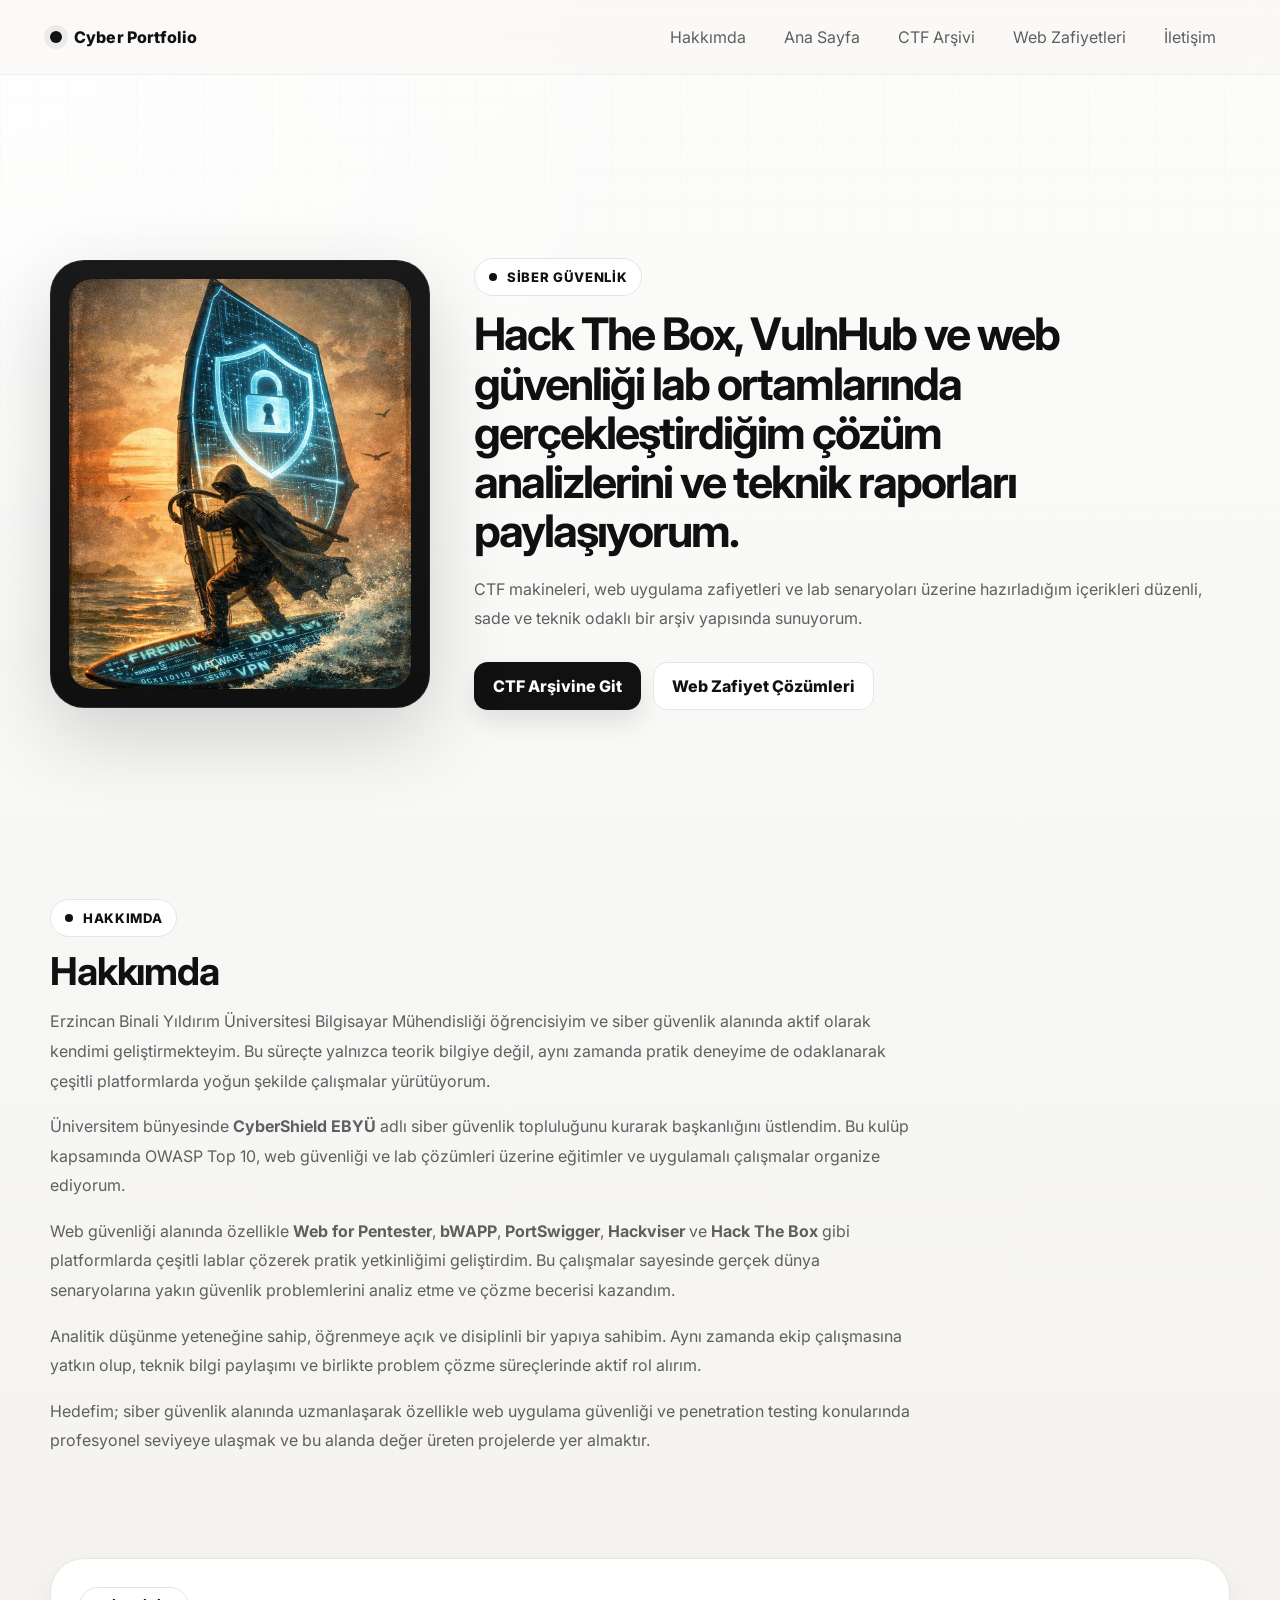
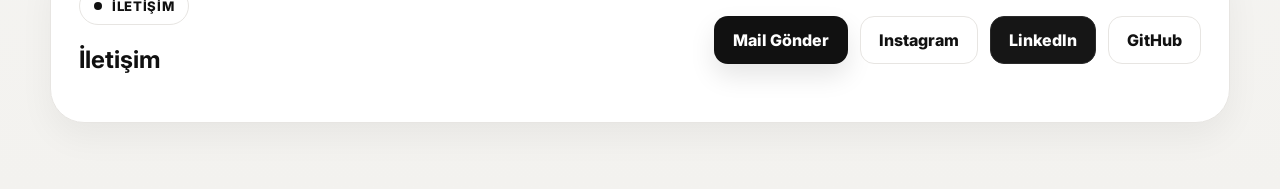
<file: index.html>
<!DOCTYPE html>
<html lang="tr">
<head>
  <meta charset="UTF-8" />
  <meta name="viewport" content="width=device-width, initial-scale=1.0" />
  <title>Mehmet Akbaba | Siber Güvenlik Portfolyosu</title>
  <meta name="description" content="Mehmet Akbaba siber güvenlik portfolyosu, CTF ve HTB çözüm raporları." />
  <link rel="preconnect" href="https://fonts.googleapis.com">
  <link rel="preconnect" href="https://fonts.gstatic.com" crossorigin>
  <link href="https://fonts.googleapis.com/css2?family=Inter:wght@400;500;600;700;800;900&display=swap" rel="stylesheet">
  <link rel="stylesheet" href="styles.css" />
</head>
<body>
  <div class="site-bg"></div>

  <header class="topbar">
    <div class="container nav">
      <a class="brand" href="index.html">
        <span class="brand-dot"></span>
        <span>Cyber Portfolio</span>
      </a>
      <nav class="nav-links">
        <a href="#about">Hakkımda</a>
        <a href="#featured">Ana Sayfa</a>
        <a href="ctf.html">CTF Arşivi</a>
        <a href="web-vulnerabilities.html">Web Zafiyetleri</a>
        <a href="#contact">İletişim</a>
      </nav>
    </div>
  </header>

  <main>
    <section class="hero container">
      <div class="profile-shell">
        <div class="profile-card">
          <img src="assets/profile.jpg" alt="Mehmet Akbaba profil fotoğrafı" class="profile-image" />
        </div>
      </div>

      <div class="hero-copy">
        <span class="eyebrow">Siber Güvenlik</span>
        <h1 style="font-size:clamp(32px, 3.5vw, 60px); line-height:1.1; max-width:600px;">Hack The Box, VulnHub ve web güvenliği lab ortamlarında gerçekleştirdiğim çözüm analizlerini ve teknik raporları paylaşıyorum.</h1>
        <p class="hero-text">CTF makineleri, web uygulama zafiyetleri ve lab senaryoları üzerine hazırladığım içerikleri düzenli, sade ve teknik odaklı bir arşiv yapısında sunuyorum.</p>

        <div class="hero-actions">
          <a href="ctf.html" class="btn btn-primary">CTF Arşivine Git</a>
          <a href="web-vulnerabilities.html" class="btn btn-light">Web Zafiyet Çözümleri</a>
        </div>

          
        </div>
      </div>
    </section>

    
<section id="about" class="section container">
  <div class="section-head">
    <span class="section-kicker">Hakkımda</span>
    <h2>Hakkımda</h2>
    <p>
      Erzincan Binali Yıldırım Üniversitesi Bilgisayar Mühendisliği öğrencisiyim ve siber güvenlik alanında aktif olarak kendimi geliştirmekteyim.
      Bu süreçte yalnızca teorik bilgiye değil, aynı zamanda pratik deneyime de odaklanarak çeşitli platformlarda yoğun şekilde çalışmalar yürütüyorum.
    </p>
    <p>
      Üniversitem bünyesinde <strong>CyberShield EBYÜ</strong> adlı siber güvenlik topluluğunu kurarak başkanlığını üstlendim. Bu kulüp kapsamında
      OWASP Top 10, web güvenliği ve lab çözümleri üzerine eğitimler ve uygulamalı çalışmalar organize ediyorum.
    </p>
    <p>
      Web güvenliği alanında özellikle <strong>Web for Pentester</strong>, <strong>bWAPP</strong>, <strong>PortSwigger</strong>, 
      <strong>Hackviser</strong> ve <strong>Hack The Box</strong> gibi platformlarda çeşitli lablar çözerek pratik yetkinliğimi geliştirdim.
      Bu çalışmalar sayesinde gerçek dünya senaryolarına yakın güvenlik problemlerini analiz etme ve çözme becerisi kazandım.
    </p>
    <p>
      Analitik düşünme yeteneğine sahip, öğrenmeye açık ve disiplinli bir yapıya sahibim. Aynı zamanda ekip çalışmasına yatkın olup,
      teknik bilgi paylaşımı ve birlikte problem çözme süreçlerinde aktif rol alırım.
    </p>
    <p>
      Hedefim; siber güvenlik alanında uzmanlaşarak özellikle web uygulama güvenliği ve penetration testing konularında profesyonel seviyeye ulaşmak
      ve bu alanda değer üreten projelerde yer almaktır.
    </p>
  </div>
</section>


    
<section id="contact" class="section container">
  <div class="contact-box">
    <div>
      <span class="section-kicker">İletişim</span>
      <h2>İletişim</h2>
    </div>
    <div class="contact-actions">
      <a href="mailto:mehmetakbaba007@gmail.com" class="btn btn-primary">Mail Gönder</a>
      <a href="https://instagram.com/mhmt.akb07" target="_blank" class="btn btn-light">Instagram</a>
      <a href="https://www.linkedin.com/in/mehmet-akbaba-653790285/" target="_blank" class="btn btn-dark">LinkedIn</a>
      <a href="https://github.com/mehmetakbaba007" target="_blank" class="btn btn-light">GitHub</a>
    </div>
  </div>
</section>

  </main>
  <script src="script.js"></script>
</body>
</html>
</file>
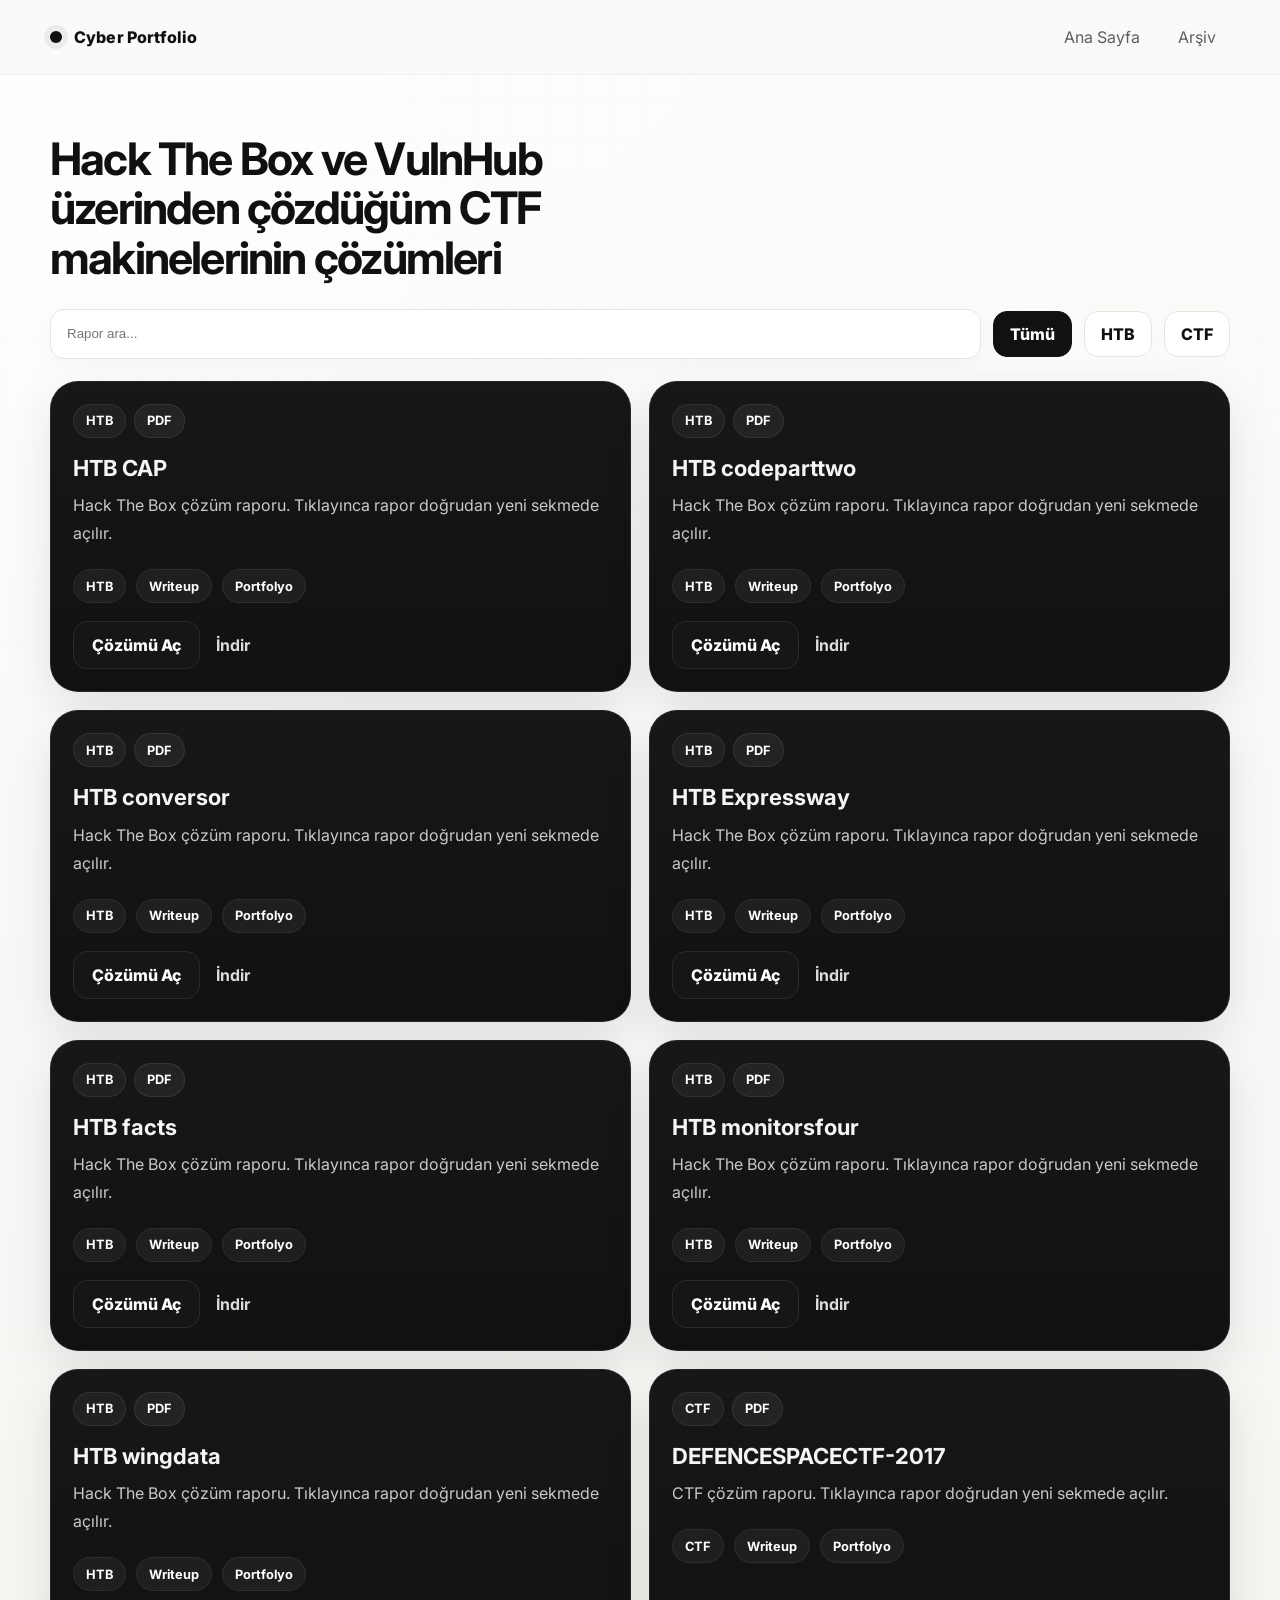
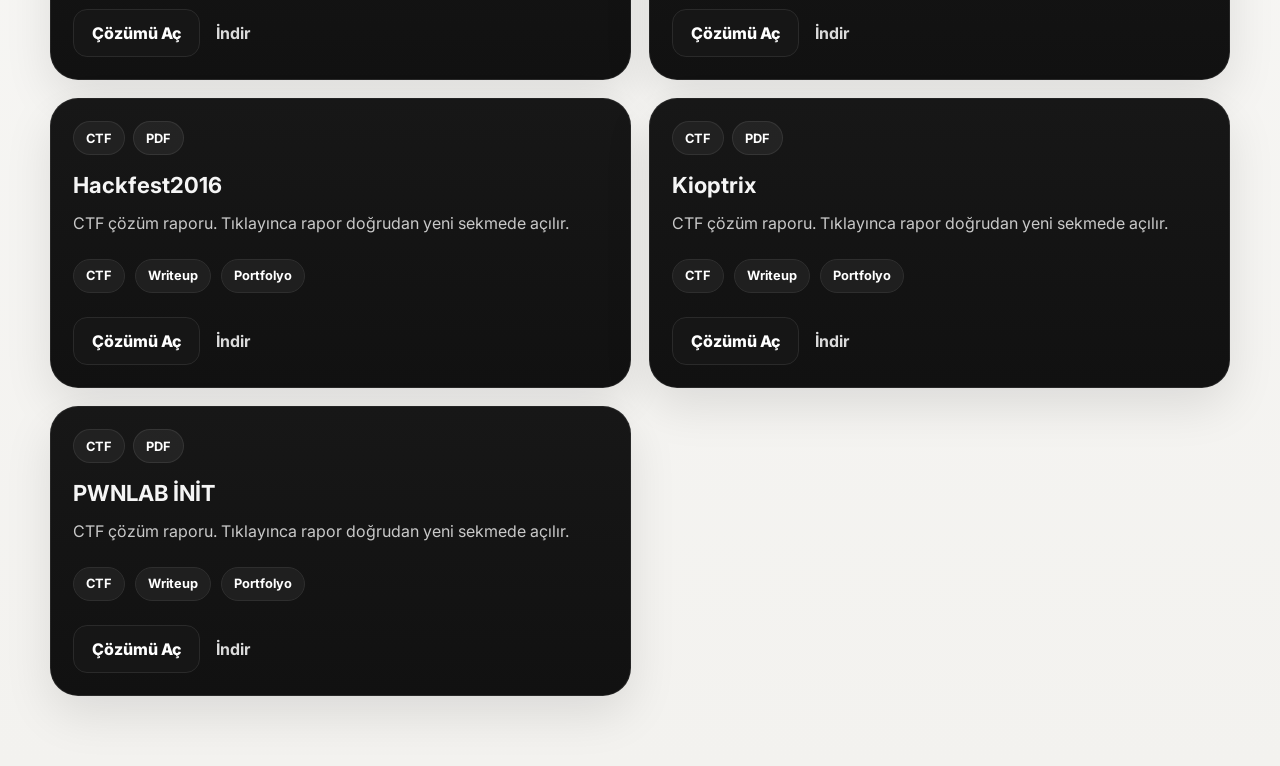
<file: ctf.html>
<!DOCTYPE html>
<html lang="tr">
<head>
  <meta charset="UTF-8" />
  <meta name="viewport" content="width=device-width, initial-scale=1.0" />
  <title>CTF / HTB Arşivi | Mehmet Akbaba</title>
  <meta name="description" content="CTF ve Hack The Box çözüm raporları arşivi." />
  <link rel="preconnect" href="https://fonts.googleapis.com">
  <link rel="preconnect" href="https://fonts.gstatic.com" crossorigin>
  <link href="https://fonts.googleapis.com/css2?family=Inter:wght@400;500;600;700;800;900&display=swap" rel="stylesheet">
  <link rel="stylesheet" href="styles.css" />
</head>
<body>
  <div class="site-bg"></div>

  <header class="topbar">
    <div class="container nav">
      <a class="brand" href="index.html">
        <span class="brand-dot"></span>
        <span>Cyber Portfolio</span>
      </a>
      <nav class="nav-links">
        <a href="index.html">Ana Sayfa</a>
        <a href="#archive">Arşiv</a>
      </nav>
    </div>
  </header>

  <main class="archive-main">
    <section class="archive-hero container">
      <h1 style="font-size:clamp(32px, 3.5vw, 60px); line-height:1.1; max-width:600px;">Hack The Box ve VulnHub üzerinden çözdüğüm CTF makinelerinin çözümleri</h1>

      <div class="archive-controls">
        <input id="searchInput" type="text" placeholder="Rapor ara..." />
        <div class="filter-group">
          <button class="filter-btn active" data-filter="all">Tümü</button>
          <button class="filter-btn" data-filter="HTB">HTB</button>
          <button class="filter-btn" data-filter="CTF">CTF</button>
        </div>
      </div>
    </section>

    <section id="archive" class="container">
      <div class="archive-list archive-list-full">

      <article class="report-card" data-kind="HTB">
        <div class="report-meta">
          <span class="chip chip-dark">HTB</span>
          <span class="chip">PDF</span>
        </div>
        <h3>HTB CAP</h3>
        <p>Hack The Box çözüm raporu. Tıklayınca rapor doğrudan yeni sekmede açılır.</p>
        <div class="report-tags">
          <span>HTB</span>
          <span>Writeup</span>
          <span>Portfolyo</span>
        </div>
        <div class="report-actions">
          <a class="btn btn-dark" href="reports/HTB CAP.pdf" target="_blank" rel="noopener noreferrer">Çözümü Aç</a>
          <a class="text-action" href="reports/HTB CAP.pdf" download>İndir</a>
        </div>
      </article>
    

      <article class="report-card" data-kind="HTB">
        <div class="report-meta">
          <span class="chip chip-dark">HTB</span>
          <span class="chip">PDF</span>
        </div>
        <h3>HTB codeparttwo</h3>
        <p>Hack The Box çözüm raporu. Tıklayınca rapor doğrudan yeni sekmede açılır.</p>
        <div class="report-tags">
          <span>HTB</span>
          <span>Writeup</span>
          <span>Portfolyo</span>
        </div>
        <div class="report-actions">
          <a class="btn btn-dark" href="reports/HTB codeparttwo.pdf" target="_blank" rel="noopener noreferrer">Çözümü Aç</a>
          <a class="text-action" href="reports/HTB codeparttwo.pdf" download>İndir</a>
        </div>
      </article>
    

      <article class="report-card" data-kind="HTB">
        <div class="report-meta">
          <span class="chip chip-dark">HTB</span>
          <span class="chip">PDF</span>
        </div>
        <h3>HTB conversor</h3>
        <p>Hack The Box çözüm raporu. Tıklayınca rapor doğrudan yeni sekmede açılır.</p>
        <div class="report-tags">
          <span>HTB</span>
          <span>Writeup</span>
          <span>Portfolyo</span>
        </div>
        <div class="report-actions">
          <a class="btn btn-dark" href="reports/HTB conversor.pdf" target="_blank" rel="noopener noreferrer">Çözümü Aç</a>
          <a class="text-action" href="reports/HTB conversor.pdf" download>İndir</a>
        </div>
      </article>
    

      <article class="report-card" data-kind="HTB">
        <div class="report-meta">
          <span class="chip chip-dark">HTB</span>
          <span class="chip">PDF</span>
        </div>
        <h3>HTB Expressway</h3>
        <p>Hack The Box çözüm raporu. Tıklayınca rapor doğrudan yeni sekmede açılır.</p>
        <div class="report-tags">
          <span>HTB</span>
          <span>Writeup</span>
          <span>Portfolyo</span>
        </div>
        <div class="report-actions">
          <a class="btn btn-dark" href="reports/HTB Expressway.pdf" target="_blank" rel="noopener noreferrer">Çözümü Aç</a>
          <a class="text-action" href="reports/HTB Expressway.pdf" download>İndir</a>
        </div>
      </article>
    

      <article class="report-card" data-kind="HTB">
        <div class="report-meta">
          <span class="chip chip-dark">HTB</span>
          <span class="chip">PDF</span>
        </div>
        <h3>HTB facts</h3>
        <p>Hack The Box çözüm raporu. Tıklayınca rapor doğrudan yeni sekmede açılır.</p>
        <div class="report-tags">
          <span>HTB</span>
          <span>Writeup</span>
          <span>Portfolyo</span>
        </div>
        <div class="report-actions">
          <a class="btn btn-dark" href="reports/HTB facts.pdf" target="_blank" rel="noopener noreferrer">Çözümü Aç</a>
          <a class="text-action" href="reports/HTB facts.pdf" download>İndir</a>
        </div>
      </article>
    

      <article class="report-card" data-kind="HTB">
        <div class="report-meta">
          <span class="chip chip-dark">HTB</span>
          <span class="chip">PDF</span>
        </div>
        <h3>HTB monitorsfour</h3>
        <p>Hack The Box çözüm raporu. Tıklayınca rapor doğrudan yeni sekmede açılır.</p>
        <div class="report-tags">
          <span>HTB</span>
          <span>Writeup</span>
          <span>Portfolyo</span>
        </div>
        <div class="report-actions">
          <a class="btn btn-dark" href="reports/HTB monitorsfour.pdf" target="_blank" rel="noopener noreferrer">Çözümü Aç</a>
          <a class="text-action" href="reports/HTB monitorsfour.pdf" download>İndir</a>
        </div>
      </article>
    

      <article class="report-card" data-kind="HTB">
        <div class="report-meta">
          <span class="chip chip-dark">HTB</span>
          <span class="chip">PDF</span>
        </div>
        <h3>HTB wingdata</h3>
        <p>Hack The Box çözüm raporu. Tıklayınca rapor doğrudan yeni sekmede açılır.</p>
        <div class="report-tags">
          <span>HTB</span>
          <span>Writeup</span>
          <span>Portfolyo</span>
        </div>
        <div class="report-actions">
          <a class="btn btn-dark" href="reports/HTB wingdata.pdf" target="_blank" rel="noopener noreferrer">Çözümü Aç</a>
          <a class="text-action" href="reports/HTB wingdata.pdf" download>İndir</a>
        </div>
      </article>
    

      <article class="report-card" data-kind="CTF">
        <div class="report-meta">
          <span class="chip chip-dark">CTF</span>
          <span class="chip">PDF</span>
        </div>
        <h3>DEFENCESPACECTF-2017</h3>
        <p>CTF çözüm raporu. Tıklayınca rapor doğrudan yeni sekmede açılır.</p>
        <div class="report-tags">
          <span>CTF</span>
          <span>Writeup</span>
          <span>Portfolyo</span>
        </div>
        <div class="report-actions">
          <a class="btn btn-dark" href="reports/DEFENCESPACECTF-2017.pdf" target="_blank" rel="noopener noreferrer">Çözümü Aç</a>
          <a class="text-action" href="reports/DEFENCESPACECTF-2017.pdf" download>İndir</a>
        </div>
      </article>
    

      <article class="report-card" data-kind="CTF">
        <div class="report-meta">
          <span class="chip chip-dark">CTF</span>
          <span class="chip">PDF</span>
        </div>
        <h3>Hackfest2016</h3>
        <p>CTF çözüm raporu. Tıklayınca rapor doğrudan yeni sekmede açılır.</p>
        <div class="report-tags">
          <span>CTF</span>
          <span>Writeup</span>
          <span>Portfolyo</span>
        </div>
        <div class="report-actions">
          <a class="btn btn-dark" href="reports/Hackfest2016.pdf" target="_blank" rel="noopener noreferrer">Çözümü Aç</a>
          <a class="text-action" href="reports/Hackfest2016.pdf" download>İndir</a>
        </div>
      </article>
    

      <article class="report-card" data-kind="CTF">
        <div class="report-meta">
          <span class="chip chip-dark">CTF</span>
          <span class="chip">PDF</span>
        </div>
        <h3>Kioptrix</h3>
        <p>CTF çözüm raporu. Tıklayınca rapor doğrudan yeni sekmede açılır.</p>
        <div class="report-tags">
          <span>CTF</span>
          <span>Writeup</span>
          <span>Portfolyo</span>
        </div>
        <div class="report-actions">
          <a class="btn btn-dark" href="reports/Kioptrix.pdf" target="_blank" rel="noopener noreferrer">Çözümü Aç</a>
          <a class="text-action" href="reports/Kioptrix.pdf" download>İndir</a>
        </div>
      </article>
    

      <article class="report-card" data-kind="CTF">
        <div class="report-meta">
          <span class="chip chip-dark">CTF</span>
          <span class="chip">PDF</span>
        </div>
        <h3>PWNLAB İNİT</h3>
        <p>CTF çözüm raporu. Tıklayınca rapor doğrudan yeni sekmede açılır.</p>
        <div class="report-tags">
          <span>CTF</span>
          <span>Writeup</span>
          <span>Portfolyo</span>
        </div>
        <div class="report-actions">
          <a class="btn btn-dark" href="reports/PWNLAB İNİT.pdf" target="_blank" rel="noopener noreferrer">Çözümü Aç</a>
          <a class="text-action" href="reports/PWNLAB İNİT.pdf" download>İndir</a>
        </div>
      </article>
    
      </div>
    </section>
  </main>

  <script src="script.js"></script>
</body>
</html>
</file>
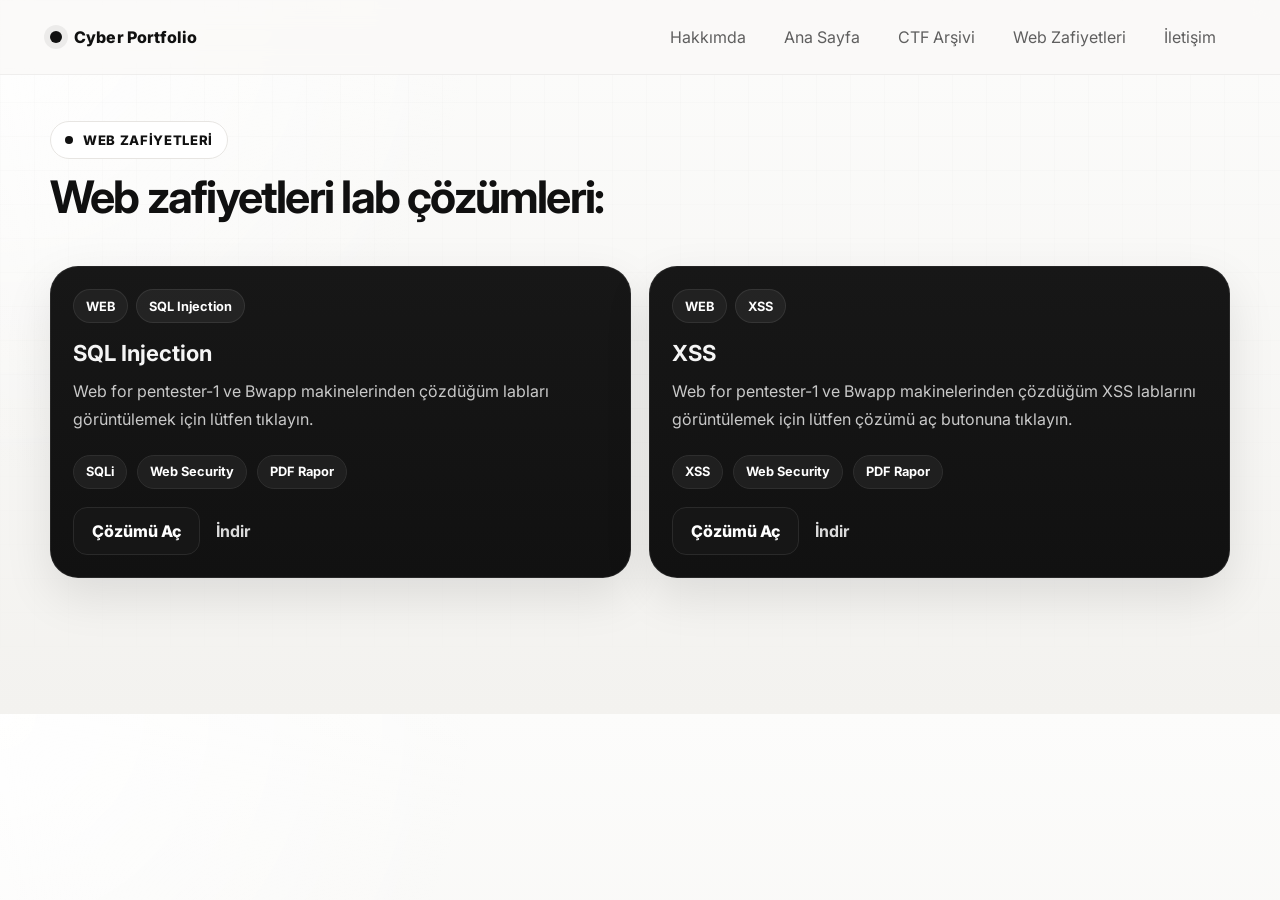
<file: web-vulnerabilities.html>
<!DOCTYPE html>
<html lang="tr">
<head>
  <meta charset="UTF-8" />
  <meta name="viewport" content="width=device-width, initial-scale=1.0" />
  <title>Web Zafiyetleri | Mehmet Akbaba</title>
  <meta name="description" content="Web zafiyetleri arşivi: SQL Injection ve XSS." />
  <link rel="preconnect" href="https://fonts.googleapis.com">
  <link rel="preconnect" href="https://fonts.gstatic.com" crossorigin>
  <link href="https://fonts.googleapis.com/css2?family=Inter:wght@400;500;600;700;800;900&display=swap" rel="stylesheet">
  <link rel="stylesheet" href="styles.css" />
</head>
<body>
  <div class="site-bg"></div>

  <header class="topbar">
    <div class="container nav">
      <a class="brand" href="index.html">
        <span class="brand-dot"></span>
        <span>Cyber Portfolio</span>
      </a>
      <nav class="nav-links">
        <a href="index.html#about">Hakkımda</a>
        <a href="index.html#featured">Ana Sayfa</a>
        <a href="ctf.html">CTF Arşivi</a>
        <a href="web-vulnerabilities.html">Web Zafiyetleri</a>
        <a href="index.html#contact">İletişim</a>
      </nav>
    </div>
  </header>

  <main class="archive-main">
    <section class="archive-hero container">
      <span class="eyebrow">Web Zafiyetleri</span>
      <h1 style="font-size:clamp(32px, 3.5vw, 60px); line-height:1.1; max-width:600px;">Web zafiyetleri lab çözümleri:</h1>
    </section>

    
    <section class="section container">
      <div class="archive-list archive-list-full">
        <article id="sql-injection" class="report-card" data-kind="WEB">
          <div class="report-meta">
            <span class="chip chip-dark">WEB</span>
            <span class="chip">SQL Injection</span>
          </div>
          <h3>SQL Injection</h3>
          <p>
            Web for pentester-1 ve Bwapp makinelerinden çözdüğüm labları görüntülemek için lütfen tıklayın.
          </p>
          <div class="report-tags">
            <span>SQLi</span>
            <span>Web Security</span>
            <span>PDF Rapor</span>
          </div>
          <div class="report-actions">
            <a class="btn btn-dark" href="pdf/sqli.pdf" target="_blank" rel="noopener noreferrer">Çözümü Aç</a>
            <a class="text-action" href="reports/SQL injection çözümleri.pdf" download>İndir</a>
          </div>
        </article>

        
<article id="xss" class="report-card" data-kind="WEB">
  <div class="report-meta">
    <span class="chip chip-dark">WEB</span>
    <span class="chip">XSS</span>
  </div>
  <h3>XSS</h3>
  <p>
    Web for pentester-1 ve Bwapp makinelerinden çözdüğüm XSS lablarını görüntülemek için lütfen çözümü aç butonuna tıklayın.
  </p>
  <div class="report-tags">
    <span>XSS</span>
    <span>Web Security</span>
    <span>PDF Rapor</span>
  </div>
  <div class="report-actions">
    <a class="btn btn-dark" href="pdf/xss.pdf" target="_blank" rel="noopener noreferrer">Çözümü Aç</a>
    <a class="text-action" href="reports/Xss çözümleri.pdf" download>İndir</a>
  </div>
</article>

      </div>
    </section>

  </main>
  <script src="script.js"></script>
</body>
</html>
</file>
<file: styles.css>
:root{
  --bg:#f5f5f3;
  --bg-soft:#fbfbfa;
  --text:#101010;
  --muted:#5f5f5f;
  --line:#e7e5e2;
  --card:#111111;
  --card-2:#171717;
  --card-text:#f5f5f5;
  --card-muted:#c9c9c9;
  --white:#ffffff;
  --shadow:0 18px 48px rgba(0,0,0,.10);
  --shadow-lg:0 28px 80px rgba(0,0,0,.16);
  --radius:26px;
  --radius-sm:18px;
  --container:1180px;
}
*{box-sizing:border-box}
html{scroll-behavior:smooth}
body{
  margin:0;
  font-family:"Inter",system-ui,sans-serif;
  color:var(--text);
  background:
    radial-gradient(circle at top left, rgba(255,255,255,.9), transparent 32%),
    linear-gradient(180deg,#fcfcfb 0%, #f3f2ef 100%);
}
.site-bg{
  position:fixed; inset:0; pointer-events:none; z-index:0;
  background-image:linear-gradient(rgba(0,0,0,.025) 1px, transparent 1px), linear-gradient(90deg, rgba(0,0,0,.025) 1px, transparent 1px);
  background-size:34px 34px;
  mask-image:linear-gradient(180deg, rgba(255,255,255,.55), transparent 85%);
}
img{max-width:100%; display:block}
a{text-decoration:none; color:inherit}
button{font:inherit}
.container{width:min(var(--container), calc(100% - 32px)); margin:0 auto; position:relative; z-index:1}

.topbar{position:sticky; top:0; z-index:50; backdrop-filter:blur(12px); background:rgba(250,249,247,.75); border-bottom:1px solid rgba(0,0,0,.05)}
.nav{display:flex; justify-content:space-between; align-items:center; min-height:74px; gap:16px}
.brand{display:inline-flex; align-items:center; gap:12px; font-weight:800; letter-spacing:.01em}
.brand-dot{width:12px; height:12px; border-radius:999px; background:#111; box-shadow:0 0 0 6px rgba(0,0,0,.06)}
.nav-links{display:flex; gap:10px; flex-wrap:wrap}
.nav-links a{padding:10px 14px; color:var(--muted); border-radius:999px; transition:.22s ease}
.nav-links a:hover{background:#fff; color:#111; box-shadow:0 8px 20px rgba(0,0,0,.06)}

.hero{
  display:grid;
  grid-template-columns:380px 1fr;
  gap:44px;
  align-items:center;
  min-height:calc(100vh - 88px);
  padding:42px 0 70px;
}
.profile-shell{position:relative}
.profile-card{
  position:relative; z-index:1;
  background:linear-gradient(180deg,#191919,#101010);
  border-radius:34px; padding:18px; box-shadow:var(--shadow-lg); border:1px solid rgba(255,255,255,.08);
}
.profile-image{
  width:100%; aspect-ratio:1 / 1.2; object-fit:cover; object-position:center 26%;
  border-radius:24px;
}
.hero-copy h1{
  margin:14px 0 18px; font-size:clamp(2.3rem, 4.5vw, 4.8rem); line-height:.98; letter-spacing:-.045em;
}
.eyebrow,.section-kicker,.band-kicker{
  display:inline-flex; align-items:center; gap:10px;
  padding:10px 14px; border-radius:999px; font-size:.82rem; font-weight:800; text-transform:uppercase; letter-spacing:.05em;
  background:#fff; border:1px solid var(--line); color:#111;
}
.eyebrow::before,.section-kicker::before,.band-kicker::before{
  content:""; width:8px; height:8px; border-radius:50%; background:#111;
}
.hero-text,.section-head p,.contact-box p{color:var(--muted); line-height:1.85}
.hero-actions,.contact-actions,.report-actions,.archive-controls,.filter-group{display:flex; gap:12px; flex-wrap:wrap}
.hero-actions{margin-top:28px}

.btn{
  display:inline-flex; align-items:center; justify-content:center;
  min-height:48px; padding:12px 18px; border-radius:14px; font-weight:800; transition:.22s ease;
  border:1px solid transparent; cursor:pointer;
}
.btn:hover{transform:translateY(-2px)}
.btn-primary{background:#111; color:#fff; box-shadow:0 12px 26px rgba(0,0,0,.10)}
.btn-light{background:#fff; color:#111; border-color:var(--line)}
.btn-dark{background:#161616; color:#fff; border-color:#2a2a2a}

.hero-stats{
  display:grid; grid-template-columns:repeat(3,minmax(0,1fr)); gap:14px; margin-top:30px;
}
.stat-card{
  background:#fff; border:1px solid var(--line); border-radius:20px; padding:18px;
  box-shadow:0 10px 26px rgba(0,0,0,.04)
}
.stat-card strong{display:block; font-size:1.1rem; margin-bottom:6px}
.stat-card span{color:var(--muted); font-size:.95rem}

.section{padding:12px 0 66px}
.section-head{max-width:860px; margin-bottom:24px}
.section-head h2{margin:14px 0 10px; font-size:clamp(1.75rem, 3vw, 3rem); line-height:1.05; letter-spacing:-.03em}

.featured-grid{
  display:grid; grid-template-columns:repeat(2,minmax(0,1fr)); gap:22px;
}
.report-card{
  background:linear-gradient(180deg, #171717 0%, #111111 100%);
  color:var(--card-text); border-radius:28px; padding:22px; border:1px solid rgba(255,255,255,.08);
  box-shadow:var(--shadow); display:flex; flex-direction:column; min-height:290px;
  transition:transform .25s ease, box-shadow .25s ease, border-color .25s ease;
}
.report-card:hover{
  transform:translateY(-6px);
  box-shadow:0 26px 62px rgba(0,0,0,.14);
  border-color:rgba(255,255,255,.12);
}
.report-meta{display:flex; gap:8px; flex-wrap:wrap}
.chip{
  display:inline-flex; align-items:center; min-height:34px; padding:7px 12px; border-radius:999px;
  background:rgba(255,255,255,.06); color:#fff; border:1px solid rgba(255,255,255,.08); font-size:.8rem; font-weight:700;
}
.chip-dark{background:#212121}
.report-card h3{font-size:1.38rem; line-height:1.15; margin:18px 0 10px}
.report-card p{color:var(--card-muted); line-height:1.75; margin:0}
.report-tags{display:flex; gap:10px; flex-wrap:wrap; margin:22px 0 18px}
.report-tags span{
  display:inline-flex; min-height:34px; align-items:center; padding:7px 12px;
  border-radius:999px; background:#1f1f1f; color:#fff; border:1px solid #2e2e2e; font-size:.8rem; font-weight:700;
}
.report-actions{margin-top:auto; align-items:center}
.text-action{color:#fff; opacity:.85; font-weight:700; padding:10px 4px}
.text-action:hover{opacity:1}
.project-bands{
  display:grid; grid-template-columns:repeat(2,minmax(0,1fr)); gap:22px; margin-top:22px
}
.band-card{
  background:#fff; border:1px solid var(--line); border-radius:28px; padding:24px; box-shadow:0 10px 24px rgba(0,0,0,.04); min-height:200px;
  transition:.22s ease
}
.band-card:hover{transform:translateY(-3px); box-shadow:0 18px 36px rgba(0,0,0,.08)}
.band-card h3{margin:16px 0 10px; font-size:1.45rem; line-height:1.15}
.band-card p{margin:0; color:var(--muted); line-height:1.8}
.static-card{background:linear-gradient(180deg,#fafaf8,#f3f2ef)}

.contact-box{
  background:#fff; border:1px solid var(--line); border-radius:34px; padding:28px;
  box-shadow:0 14px 34px rgba(0,0,0,.05);
  display:flex; justify-content:space-between; gap:22px; align-items:center;
}

.archive-main{padding:20px 0 70px}
.archive-hero{padding:26px 0 22px}
.archive-hero h1{margin:14px 0 10px; font-size:clamp(2.1rem,4vw,4rem); line-height:1.02; letter-spacing:-.04em}
.archive-hero p{max-width:780px; color:var(--muted); line-height:1.85}
.archive-controls{margin-top:26px; align-items:center}
.archive-controls input{
  flex:1 1 260px; min-height:50px; border-radius:14px; border:1px solid var(--line); background:#fff;
  padding:0 16px; outline:none; box-shadow:0 8px 20px rgba(0,0,0,.03)
}
.filter-btn{
  min-height:46px; padding:10px 16px; border-radius:14px; border:1px solid var(--line); background:#fff; color:#111; font-weight:800; cursor:pointer;
}
.filter-btn.active{background:#111; color:#fff; border-color:#111}

.archive-list-full{
  display:grid;
  grid-template-columns:repeat(2,minmax(0,1fr));
  gap:18px;
}

@media (max-width: 940px){
  .hero{grid-template-columns:1fr; min-height:auto}
  .profile-shell{max-width:420px; margin:0 auto}
  .hero-copy{text-align:center}
  .hero-actions,.hero-stats{justify-content:center}
  .featured-grid,.project-bands,.archive-list-full{grid-template-columns:1fr}
  .contact-box{flex-direction:column; align-items:flex-start}
}
@media (max-width: 680px){
  .nav{padding:10px 0 12px; min-height:auto; flex-direction:column}
  .nav-links{justify-content:center}
  .hero{padding-top:24px}
  .hero-stats{grid-template-columns:1fr}
}


.nav-dropdown{
  position:relative;
  display:inline-flex;
  align-items:center;
}

.nav-dropdown-toggle{
  padding:10px 14px;
  color:var(--muted);
  border-radius:999px;
  transition:.22s ease;
  background:transparent;
  border:none;
  cursor:pointer;
  font:inherit;
}

.nav-dropdown-toggle:hover,
.nav-dropdown:hover .nav-dropdown-toggle,
.active-link{
  background:#fff;
  color:#111;
  box-shadow:0 8px 20px rgba(0,0,0,.06);
}

.nav-dropdown-menu{
  position:absolute;
  top:calc(100% + 10px);
  left:0;
  min-width:210px;
  background:#fff;
  border:1px solid var(--line);
  border-radius:16px;
  box-shadow:0 18px 34px rgba(0,0,0,.08);
  padding:8px;
  display:none;
  z-index:60;
}

.nav-dropdown:hover .nav-dropdown-menu{
  display:block;
}

.nav-dropdown-menu a{
  display:block;
  padding:12px 14px;
  border-radius:12px;
  color:#111;
}

.nav-dropdown-menu a:hover{
  background:#f5f5f3;
}

@media (max-width: 680px){
  .nav-dropdown{
    width:100%;
    justify-content:center;
  }
  .nav-dropdown-menu{
    left:50%;
    transform:translateX(-50%);
  }
}



/* Stable nav dropdown */
.nav-links{
  align-items:center;
}

.nav-dropdown{
  position:relative;
  display:inline-flex;
  align-items:center;
}

.nav-dropdown-toggle{
  padding:10px 14px;
  color:var(--muted);
  border-radius:999px;
  transition:.22s ease;
  background:transparent;
  border:none;
  cursor:pointer;
  font:inherit;
  line-height:1.2;
}

.nav-dropdown-toggle:hover,
.nav-dropdown.open .nav-dropdown-toggle,
.active-link{
  background:#fff;
  color:#111;
  box-shadow:0 8px 20px rgba(0,0,0,.06);
}

.nav-dropdown-menu{
  position:absolute;
  top:calc(100% + 10px);
  left:0;
  min-width:250px;
  background:#fff;
  border:1px solid var(--line);
  border-radius:16px;
  box-shadow:0 18px 34px rgba(0,0,0,.08);
  padding:8px;
  display:none;
  z-index:60;
}

.nav-dropdown.open .nav-dropdown-menu{
  display:block;
}

.nav-dropdown-menu a{
  display:block;
  padding:12px 14px;
  border-radius:12px;
  color:#111;
}

.nav-dropdown-menu a:hover{
  background:#f5f5f3;
}

@media (max-width: 680px){
  .nav-dropdown{
    width:100%;
    justify-content:center;
  }
  .nav-dropdown-menu{
    left:50%;
    transform:translateX(-50%);
  }
}


/* Simplified Web Zafiyetleri nav */
.nav-dropdown,
.nav-dropdown-menu,
.nav-dropdown-toggle{
  display:none !important;
}


/* Home page cleanup after section removals */
.hero{
  padding-bottom: 36px;
}

.hero-stats, .stat-card{display:none !important;}

/* override: reduce hero title by 10% */
.hero-title{font-size: 0.729em;
  max-width: 560px;

  display: block;

  word-break: break-word;

  overflow-wrap: anywhere;

  line-height: 1.12;
}


/* premium hero text wrap safety */
@media (max-width: 992px) {
  .hero-title {
    max-width: 100%;
  }
}

/* fallback equal style */
.hero-subtitle, .hero-description{
  font-size: 48px;
  font-weight: 700;
  line-height: 1.2;
}


/* HERO HOVER EFFECT */
.hero-copy h1 {
  transition: all 0.3s ease;
}

.hero-copy h1:hover {
  transform: scale(1.03);
  opacity: 0.9;
}
</file>
